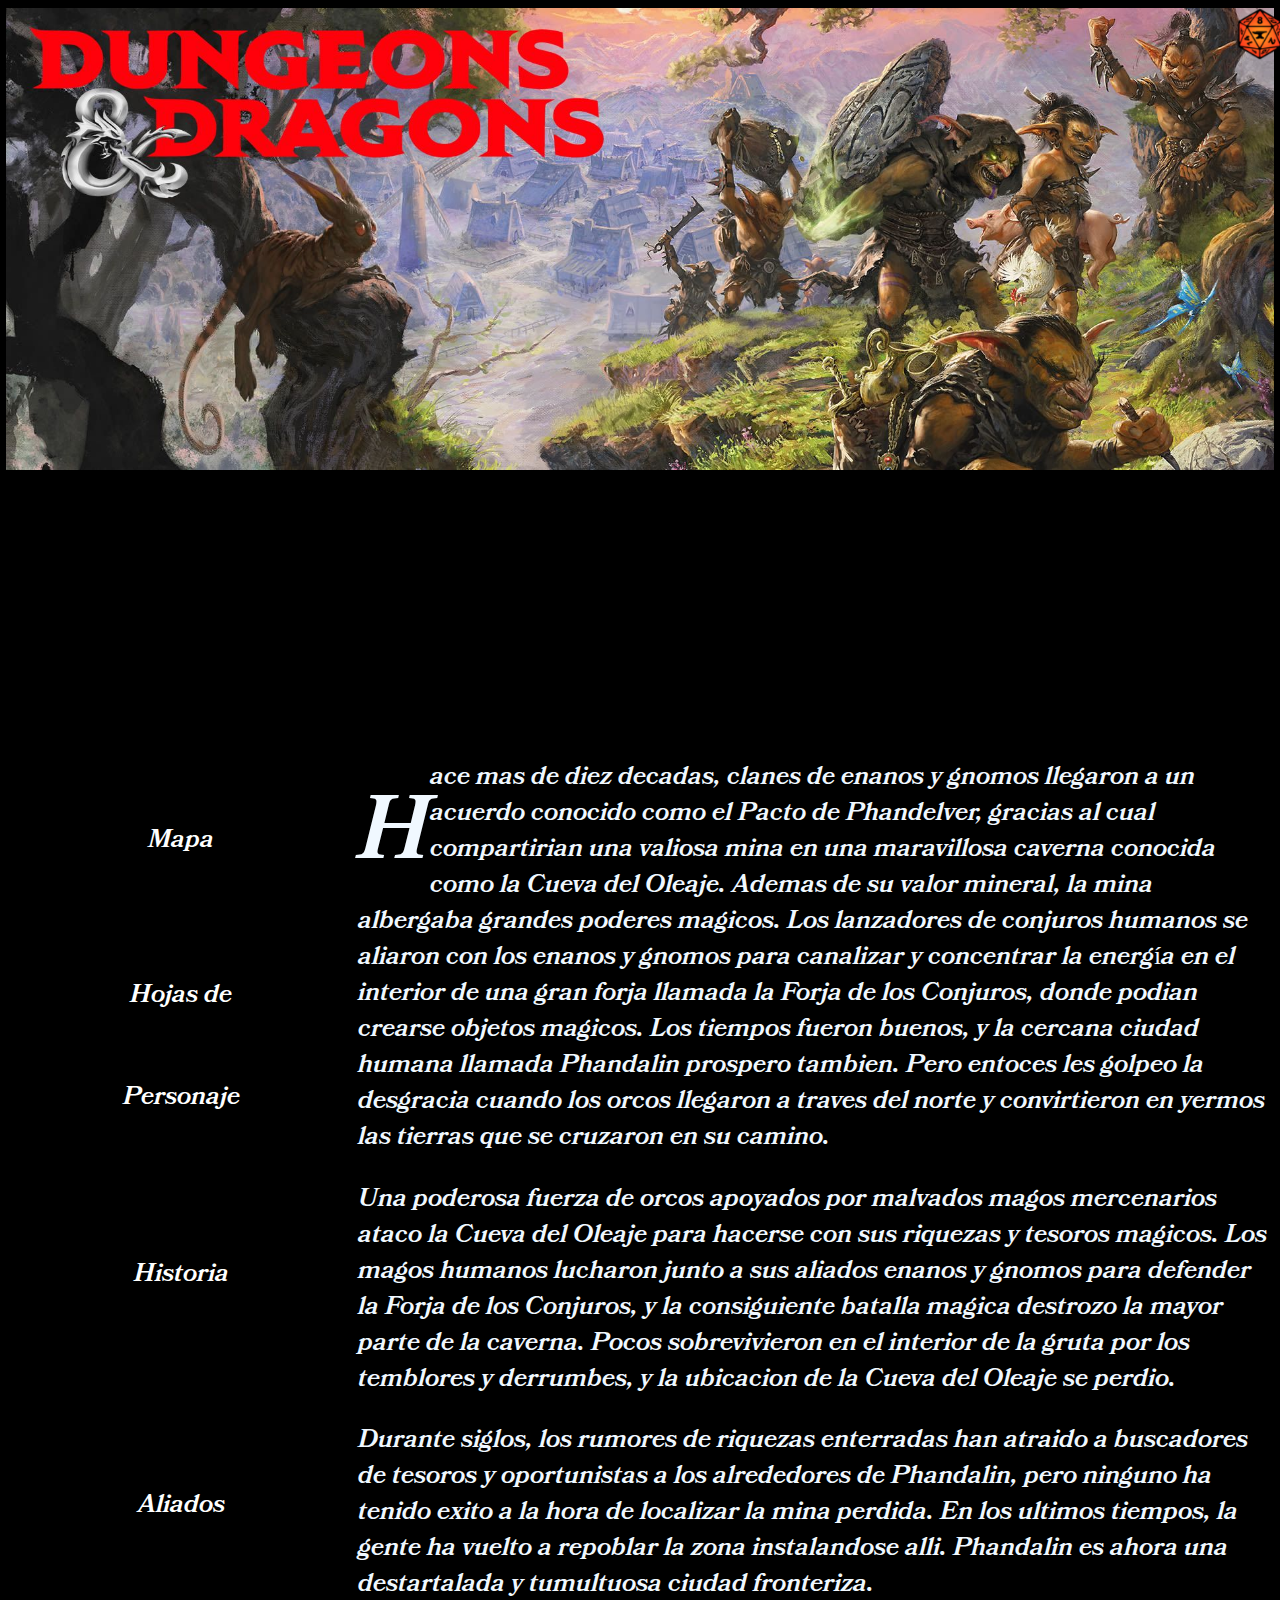
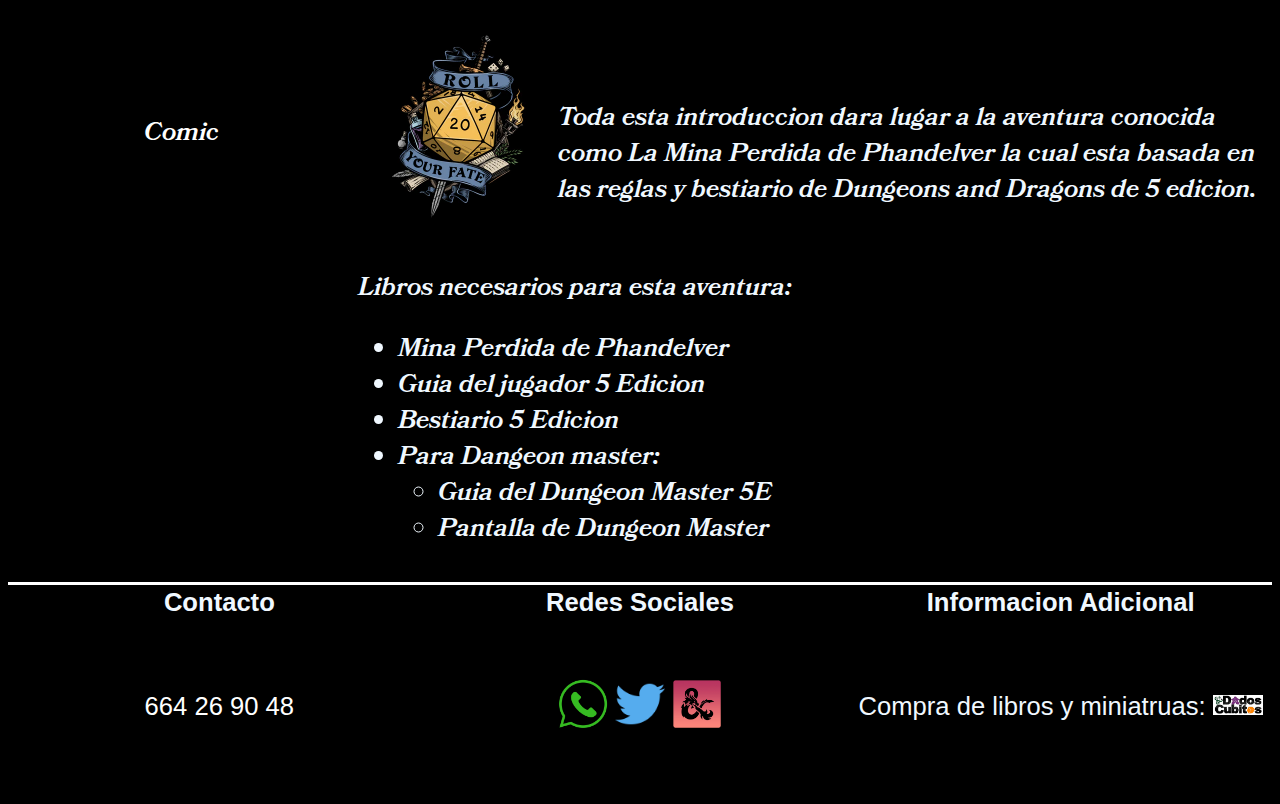
<file: index.html>
<!DOCTYPE html>
<html lang="es">
<head>
    <meta charset="UTF-8">
    <meta name="viewport" content="width=device-width, initial-scale=1.0">
    <link rel="stylesheet" href="styles.css">
    <title>Principal</title>
</head>
<body>
    <div class="formulario">
        <button class="activador" onclick="login.show()">
            <img src="./imagenes/iconos/login.png" alt="formulario">
        </button>
        <dialog id="login">
            <button class="cruz" onclick="login.close()">
                <img src="./imagenes/iconos/cross.png" alt="cruz">
            </button>
            <form action="" >
                <fieldset class="panel">
                    <legend>Login</legend>
                    <label for="user">Usuario</label>
                    <input type="text" name="user" id="usuario">
                    <br>
                    <label for="pass">Password</label>
                    <input type="password" name="pass" id="password">
                    <br>
                    <button class="submit" type="submit">Login</button>
                </fieldset>
            </form>
        </dialog>
    </div>
    <div class="container">
        <div class="caratula">
            <img src="./imagenes/banner.jpg" alt="Caratula">
        </div>
        <nav class="menu">
            <ul>
                <a href="./pantallas principales/mapa.html" class="mapaLink">
                    <div class="contenedorMapa">
                        <img src="./imagenes/fondos/mapa.jpg" alt="mapita">
                        <li class="textoMapa">Mapa</li>
                    </div>
                </a>

                <a href="./pantallas principales/jugadores.html" class="charLink">
                    <div class="contenedorChar">
                        <img src="./imagenes/fondos/hojaPersonaje.jpg" alt="hojaPersonaje">
                        <li class="textoChar">Hojas de Personaje</li>
                    </div>
                </a>

                <a href="./pantallas principales/historia.html" class="historiaLink">
                    <div class="contendorHistoria">
                        <img src="./imagenes/fondos/historia.webp" alt="historia">
                        <li class="textoHistoria">Historia</li>
                    </div>
                </a>

                <a href="./pantallas principales/aliados.html" class="personajesLink">
                    <div class="contenedorPersonajes">
                        <img src="./imagenes/fondos/npcs.jpg" alt="npcs">
                        <li class="textoPersonajes">Aliados</li>
                    </div>
                </a>
                
                <a href="./pantallas principales/comic.html" class="comicLink">
                    <div class="contendedorComic">
                        <img src="./imagenes/fondos/comic.png" alt="comic">
                        <li class="textoComic">Comic</li>
                    </div>
                </a>
            </ul>
        </nav>
        
        <div class="cuerpo">
            <main>
                <p class="introduccion">
                    Hace mas de diez decadas, clanes de enanos y gnomos llegaron a un acuerdo conocido como el 
                    Pacto de Phandelver, gracias al cual compartirian una valiosa mina en una maravillosa caverna conocida como la 
                    Cueva del Oleaje. Ademas de su valor mineral, la mina albergaba grandes poderes magicos. Los lanzadores de conjuros 
                    humanos se aliaron con los enanos y gnomos para canalizar y concentrar la energía en el interior de una gran forja 
                    llamada la Forja de los Conjuros, donde podian crearse objetos magicos. Los tiempos fueron buenos, y la cercana ciudad 
                    humana llamada Phandalin prospero tambien. Pero entoces les golpeo la desgracia cuando los orcos llegaron a traves 
                    del norte y convirtieron en yermos las tierras que se cruzaron en su camino.
                </p>
                <p class="introduccion">
                    Una poderosa fuerza de orcos apoyados por malvados magos mercenarios ataco la Cueva del Oleaje para hacerse 
                    con sus riquezas y tesoros magicos. Los magos humanos lucharon junto a sus aliados enanos y gnomos para defender 
                    la Forja de los Conjuros, y la consiguiente batalla magica destrozo la mayor parte de la caverna. 
                    Pocos sobrevivieron en el interior de la gruta por los temblores y derrumbes, y la ubicacion de la 
                    Cueva del Oleaje se perdio.
                </p>
                <p class="introduccion">
                    Durante siglos, los rumores de riquezas enterradas han atraido a buscadores de tesoros 
                    y oportunistas a los alrededores de Phandalin, pero ninguno ha tenido exito a la hora de localizar la mina 
                    perdida. En los ultimos tiempos, la gente ha vuelto a repoblar la zona instalandose alli. Phandalin es ahora 
                    una destartalada y tumultuosa ciudad fronteriza.
                </p>
                <p class="introduccion">
                    <img src="./imagenes/iconos/d20.webp" alt="dado"><br><br>
                    Toda esta introduccion dara lugar a la aventura conocida como <i>La Mina Perdida de Phandelver</i> la cual esta
                    basada en las reglas y bestiario de Dungeons and Dragons de 5 edicion.
                </p class="introduccion"><br>
                    Libros necesarios para esta aventura:
                    <ul>
                        <li>Mina Perdida de Phandelver</li>
                        <li>Guia del jugador 5 Edicion</li>
                        <li>Bestiario 5 Edicion</li>
                        <li>Para Dangeon master:
                            <ul>
                                <li>Guia del Dungeon Master 5E</li>
                                <li>Pantalla de Dungeon Master</li>
                            </ul>
                        </li>
                    </ul>
                <p>
                </p>
            </main>
        </div>
        <footer class="foot">
            <table>
                <thead>
                    <th>Contacto</th>
                    <th>Redes Sociales</th>
                    <th>Informacion Adicional</th>
                </thead>
                <tr>
                    <td><a href="tel: +34664269048">664 26 90 48</a></td>
                    <td>
                        <img src="./imagenes/iconos/whatsapp.png" alt="Whatsapp">
                        <img src="./imagenes/iconos/twitter.webp" alt="twitter">
                        <a href="https://www.dndbeyond.com/" target="_blank">
                            <img src="./imagenes/iconos/beyond.webp" alt="D&D">
                        </a>
                    </td>
                    <td>
                        Compra de libros y miniatruas: 
                        <a href="https://www.dadosycubitos.es/tienda/Juegos-de-Rol-c142334005" target="_blank"><img src="./imagenes/iconos/dados y cubitos.jpg" alt="D&C"></a>
                    </td>
                </tr>
            </table>
        </footer>
    </div>    
</body>
</html>
</file>
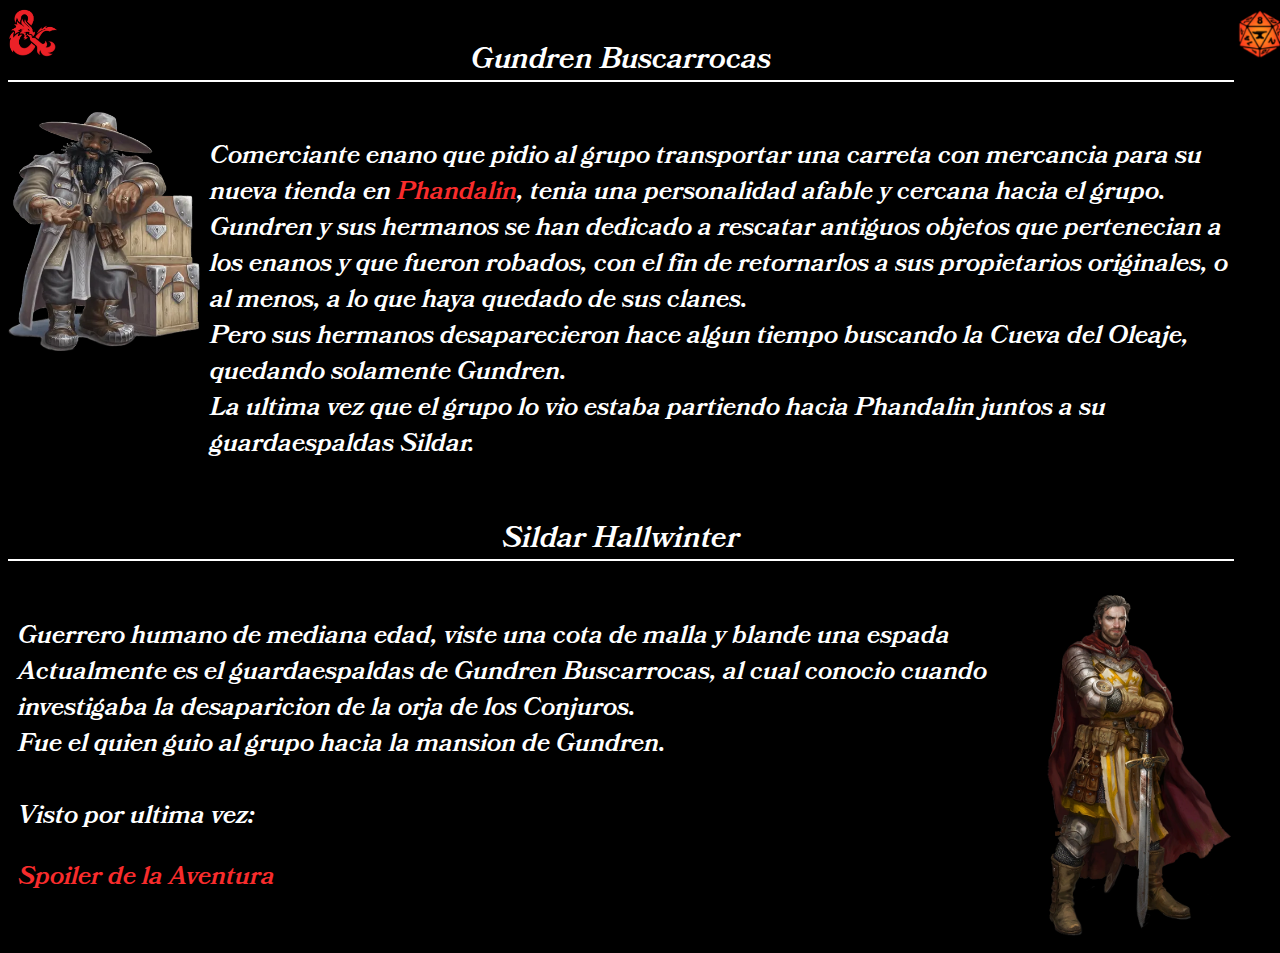
<file: pantallas principales/aliados.html>
<!DOCTYPE html>
<html lang="en">
<head>
    <meta charset="UTF-8">
    <meta name="viewport" content="width=device-width, initial-scale=1.0">
    <link rel="stylesheet" href="../styles.css">
    <title>Aliados</title>
</head>
<body>
    <div class="vuelta">
        <a href="../index.html">
            <img src="../imagenes/iconos/volver.png" alt="volver">
        </a>
    </div>
    <div class="formulario">
        <button class="activador" onclick="login.show()">
            <img src="../imagenes/iconos/login.png" alt="formulario">
        </button>
        <dialog id="login">
            <button class="cruz" onclick="login.close()">
                <img src="../imagenes/iconos/cross.png" alt="cruz">
            </button>
            <form action="" >
                <fieldset class="panel">
                    <legend>Login</legend>
                    <label for="user">Usuario</label>
                    <input type="text" name="user" id="usuario">
                    <br>
                    <label for="pass">Password</label>
                    <input type="password" name="pass" id="password">
                    <br>
                    <button class="submit" type="submit">Login</button>
                </fieldset>
            </form>
        </dialog>
    </div>
    <div class="aliado gundren">
        <h3>Gundren Buscarrocas</h3>
        <img src="../imagenes/tokens/personajes/npcs/Gundren-rockseeker.webp" alt="gundren">
        <p>Comerciante enano que pidio al grupo transportar una carreta con mercancia para su nueva tienda
            en <a href="../pantallas principales/Lugares/phandalin.html" target="_blank">Phandalin</a>, 
            tenia una personalidad afable y cercana hacia el grupo.
            <br>
            Gundren y sus hermanos se han dedicado a rescatar antiguos objetos que pertenecian a los enanos 
            y que fueron robados, con el fin de retornarlos a sus propietarios originales, o al menos, 
            a lo que haya quedado de sus clanes.
            <br>
            Pero sus hermanos desaparecieron hace algun tiempo buscando la Cueva del Oleaje, quedando solamente Gundren.
            <br>
            La ultima vez que el grupo lo vio estaba partiendo hacia Phandalin juntos a su guardaespaldas Sildar.
        </p>
    </div>

    <div class="aliado sildar">
        <h3>Sildar Hallwinter</h3>
        <img src="../imagenes/tokens/personajes/npcs/Sildar_Hallwinter.webp" alt="sildar">
        <p>Guerrero humano de mediana edad, viste una cota de malla y blande una espada
            Actualmente es el guardaespaldas de Gundren Buscarrocas, al cual conocio cuando
            investigaba la desaparicion de la <i>orja de los Conjuros</i>.
            <br>
            Fue el quien guio al grupo hacia la mansion de Gundren.
            <br>
            <br>
            Visto por ultima vez: 
            <details>
                <summary>Spoiler de la Aventura</summary>
                <p>En el escondite Cragmaw donde era prisionero de Yemik, el lider goblin, tras la emboscada en el camino</p>
            </details> 
        </p>
    </div>

</body>
</html>
</file>
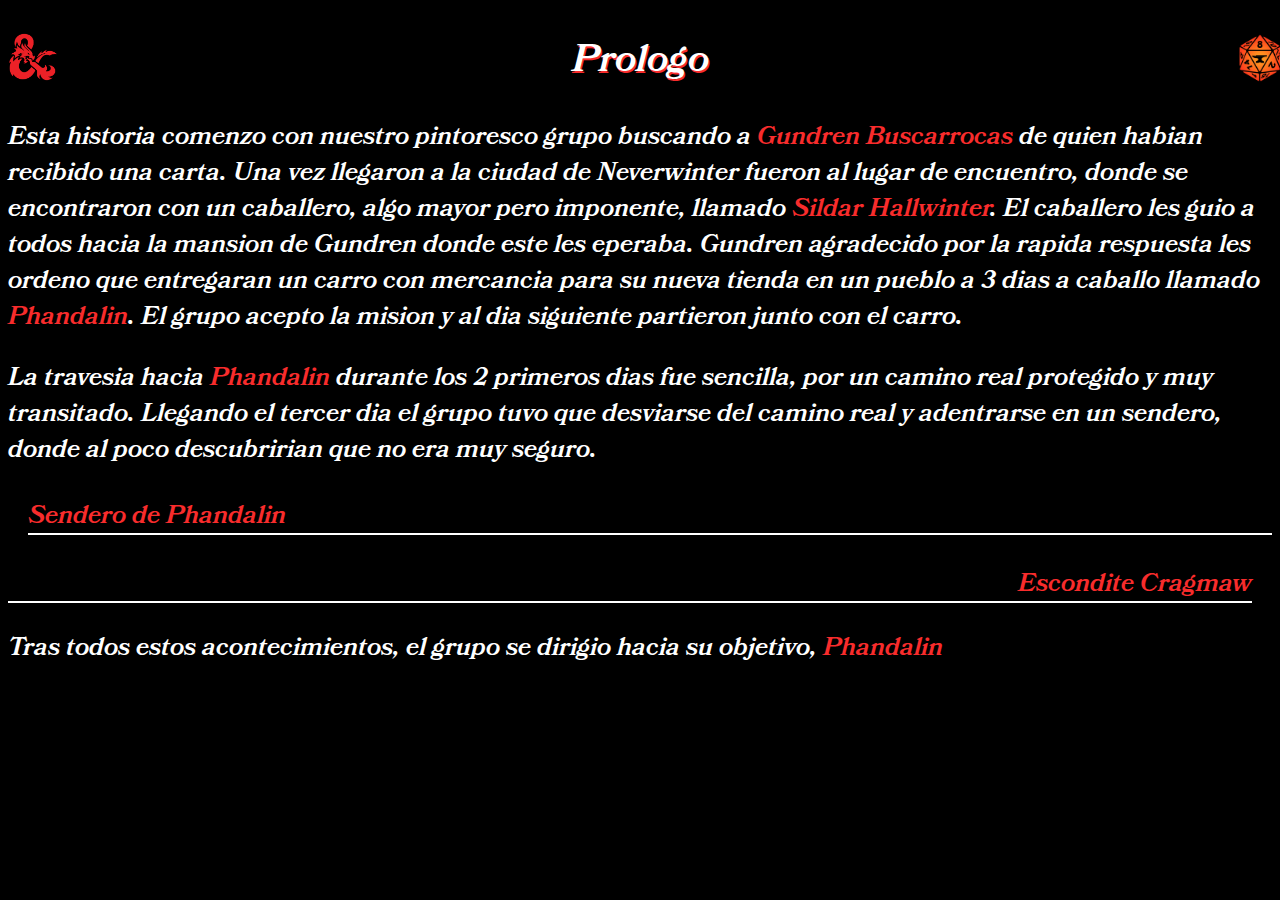
<file: pantallas principales/historia.html>
<!DOCTYPE html>
<html lang="en">
<head>
    <meta charset="UTF-8">
    <meta name="viewport" content="width=device-width, initial-scale=1.0">
    <link rel="stylesheet" href="../styles.css">
    <title>Historia</title>
</head>
<body>
    <div class="vuelta">
        <a href="../index.html">
            <img src="../imagenes/iconos/volver.png" alt="volver">
        </a>
    </div>
    <div class="formulario">
        <button class="activador" onclick="login.show()">
            <img src="../imagenes/iconos/login.png" alt="formulario">
        </button>
        <dialog id="login">
            <button class="cruz" onclick="login.close()">
                <img src="../imagenes/iconos/cross.png" alt="cruz">
            </button>
            <form action="" >
                <fieldset class="panel">
                    <legend>Login</legend>
                    <label for="user">Usuario</label>
                    <input type="text" name="user" id="usuario">
                    <br>
                    <label for="pass">Password</label>
                    <input type="password" name="pass" id="password">
                    <br>
                    <button class="submit" type="submit">Login</button>
                </fieldset>
            </form>
        </dialog>
    </div>
    <h2 class="titulo">Prologo</h2>
    <div class="prologo">
        <p>
            Esta historia comenzo con nuestro pintoresco grupo buscando a <a href="./aliados.html" target="_blank">Gundren Buscarrocas</a> de quien habian recibido una carta.
            Una vez llegaron a la ciudad de <i>Neverwinter</i> fueron al lugar de encuentro, donde se encontraron con un caballero, algo mayor pero imponente, llamado <a href="./aliados.html" target="_blank">Sildar Hallwinter</a>.
            El caballero les guio a todos hacia la mansion de Gundren donde este les eperaba. Gundren agradecido por la rapida respuesta les ordeno que entregaran un carro con mercancia
            para su nueva tienda en un pueblo a 3 dias a caballo llamado 
            <a href="./Lugares/phandalin.html" target="_blank">Phandalin</a>.
             El grupo acepto la mision y al dia siguiente partieron junto con el carro.
        </p>
        <p>
           La travesia hacia <a href="./Lugares/phandalin.html" target="_blank">Phandalin</a> durante los 2 primeros dias fue sencilla, por un camino real protegido y muy transitado. Llegando el tercer dia el
           grupo tuvo que desviarse del camino real y adentrarse en un sendero, donde al poco descubririan que no era muy seguro.
        </p>
        <div class="spoiler sendero">
            <details>
                <summary class="spoilerIzq">Sendero de Phandalin</summary>
                <p>
                    El grupo se percato que poco delante de ellos habia tenido lugar una batalla, de la cual solo quedan los cadaveres de unos caballos. Tras acercarse a investigar con cuidado
                    descubrieron que los caballos eran de Gundren y Sildar. Avanzaron un poco mas y se dieron cuenta de que no estaban solos, unos goblins estaban esperandoles para tenderles a ellos
                    tambien una emboscada. El grupo al darse cuenta de esto sorprendieron a los goblins y acabaron con ellos, pero no habia rastro ni de Sildar ni de Gundren.
                    <br><br>
                    <i>Para ver la ubicacion de los enemigos: <a href="../pantallas principales/Lugares/batalla.html" target="_blank"><b>Emboscada</b></a></i>
                </p>
            </details>
        </div>
        <div class="spoiler Cueva">
            <details>
                <summary class="spoilerDer">Escondite Cragmaw</summary>
                <p>
                    El grupo tras eliminar a los goblins, se dieron cuenta de que entre la maleza habia dos rastros.
                    Decidieron ir unos pocos a investigar y, tras un tiempo adentrandose en el bosque, encontraron una caverna.
                    Esta caverna estaba siendo usada por los goblins como guarida. El grupo se reunio y tras mucho sopesarlo decidieron 
                    asaltar la cueva a ver si alli es donde tenian prisioneros a Gundren y a Sildar.
                    <br><br>
                    <i>Para ver la ubicacion de los enemigos <a href="../pantallas principales/Lugares/cueva.html" target="_blank">Escondite Cragmaw</a></i>
                </p>
            </details>
        </div>
        <p>Tras todos estos acontecimientos, el grupo se dirigio hacia su objetivo, <a href="../pantallas principales/Lugares/phandalin.html" target="_blank"><i>Phandalin</i></a></p>
    </div>
</body>
</html>
</file>
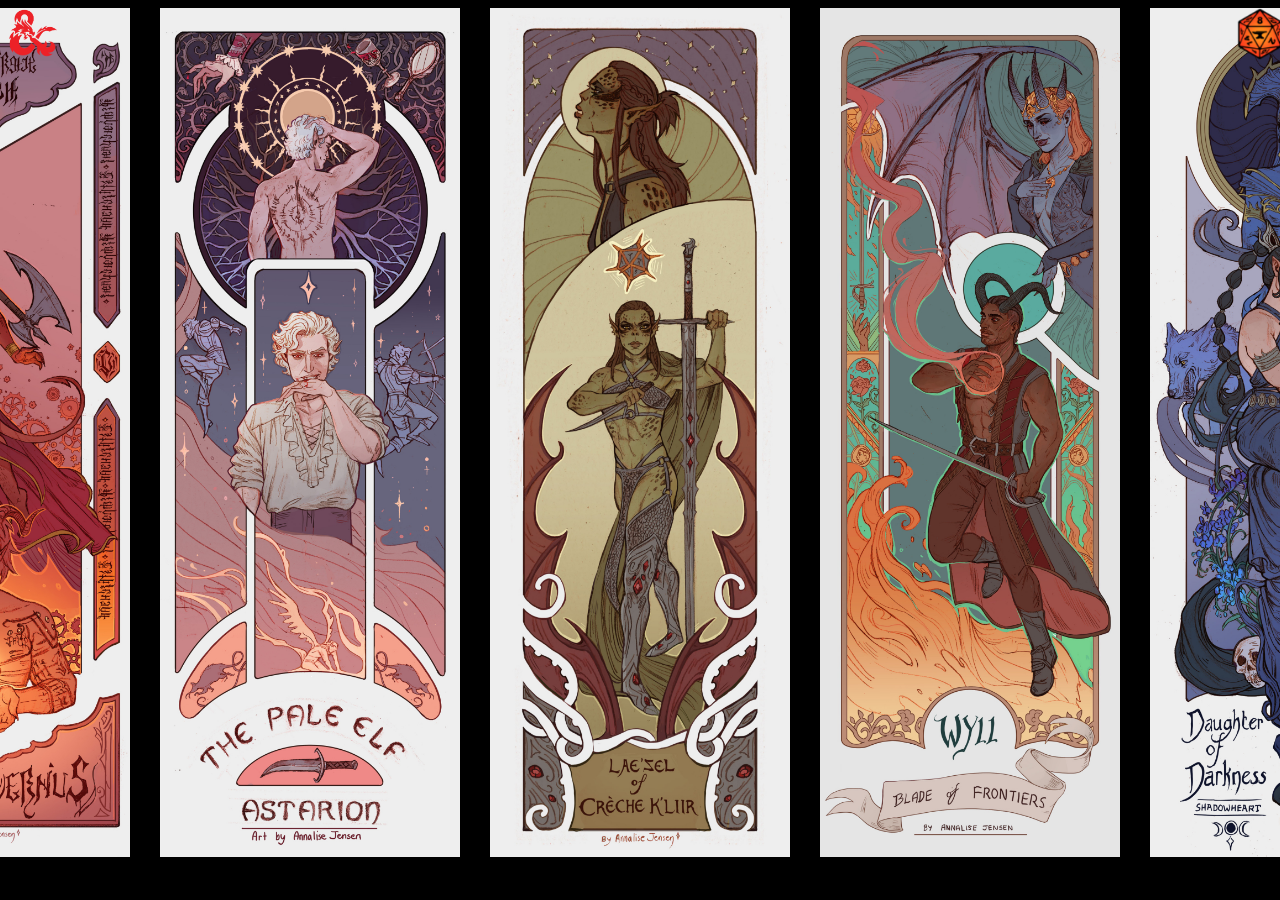
<file: pantallas principales/jugadores.html>
<!DOCTYPE html>
<html lang="en">
<head>
    <meta charset="UTF-8">
    <meta name="viewport" content="width=device-width, initial-scale=1.0">
    <link rel="stylesheet" href="../styles.css">
    <title>Jugadores</title>
</head>
<body>
    <div class="vuelta">
        <a href="../index.html">
            <img src="../imagenes/iconos/volver.png" alt="volver">
        </a>
    </div>
    <div class="formulario">
        <button class="activador" onclick="login.show()">
            <img src="../imagenes/iconos/login.png" alt="formulario">
        </button>
        <dialog id="login">
            <button class="cruz" onclick="login.close()">
                <img src="../imagenes/iconos/cross.png" alt="cruz">
            </button>
            <form action="" >
                <fieldset class="panel">
                    <legend>Login</legend>
                    <label for="user">Usuario</label>
                    <input type="text" name="user" id="usuario">
                    <br>
                    <label for="pass">Password</label>
                    <input type="password" name="pass" id="password">
                    <br>
                    <button class="submit" type="submit">Login</button>
                </fieldset>
            </form>
        </dialog>
    </div>
    <div class="hojas">
        <div calss="hoja astarion">
            <a href="../hojas/paginas/astarion.html">
                <img src="../imagenes/tokens/personajes/astarion.jpg" alt="Astarion">
            </a>
        </div>
        <div class="hoja karlach">
            <a href="../hojas/paginas/karlach.html">
                <img src="../imagenes/tokens/personajes/karlach.jpg" alt="Karlach">
            </a>
        </div>
        <div class="hoja laezel">
            <a href="../hojas/paginas/laezel.html">
                <img src="../imagenes/tokens/personajes/lae'zel.jpg" alt="Laezel">
            </a>
        </div>
        <div class="hoja shadowheart">
            <a href="../hojas/paginas/shadowheart.html">
                <img src="../imagenes/tokens/personajes/shadow.jpg" alt="Shadowheart">
            </a>
        </div>
        <div class="hoja wyll">
            <a href="../hojas/paginas/wyll.html">
                <img src="../imagenes/tokens/personajes/wyll.jpg" alt="Wyll">
            </a>
        </div>
    </div>
</body>
</html>
</file>
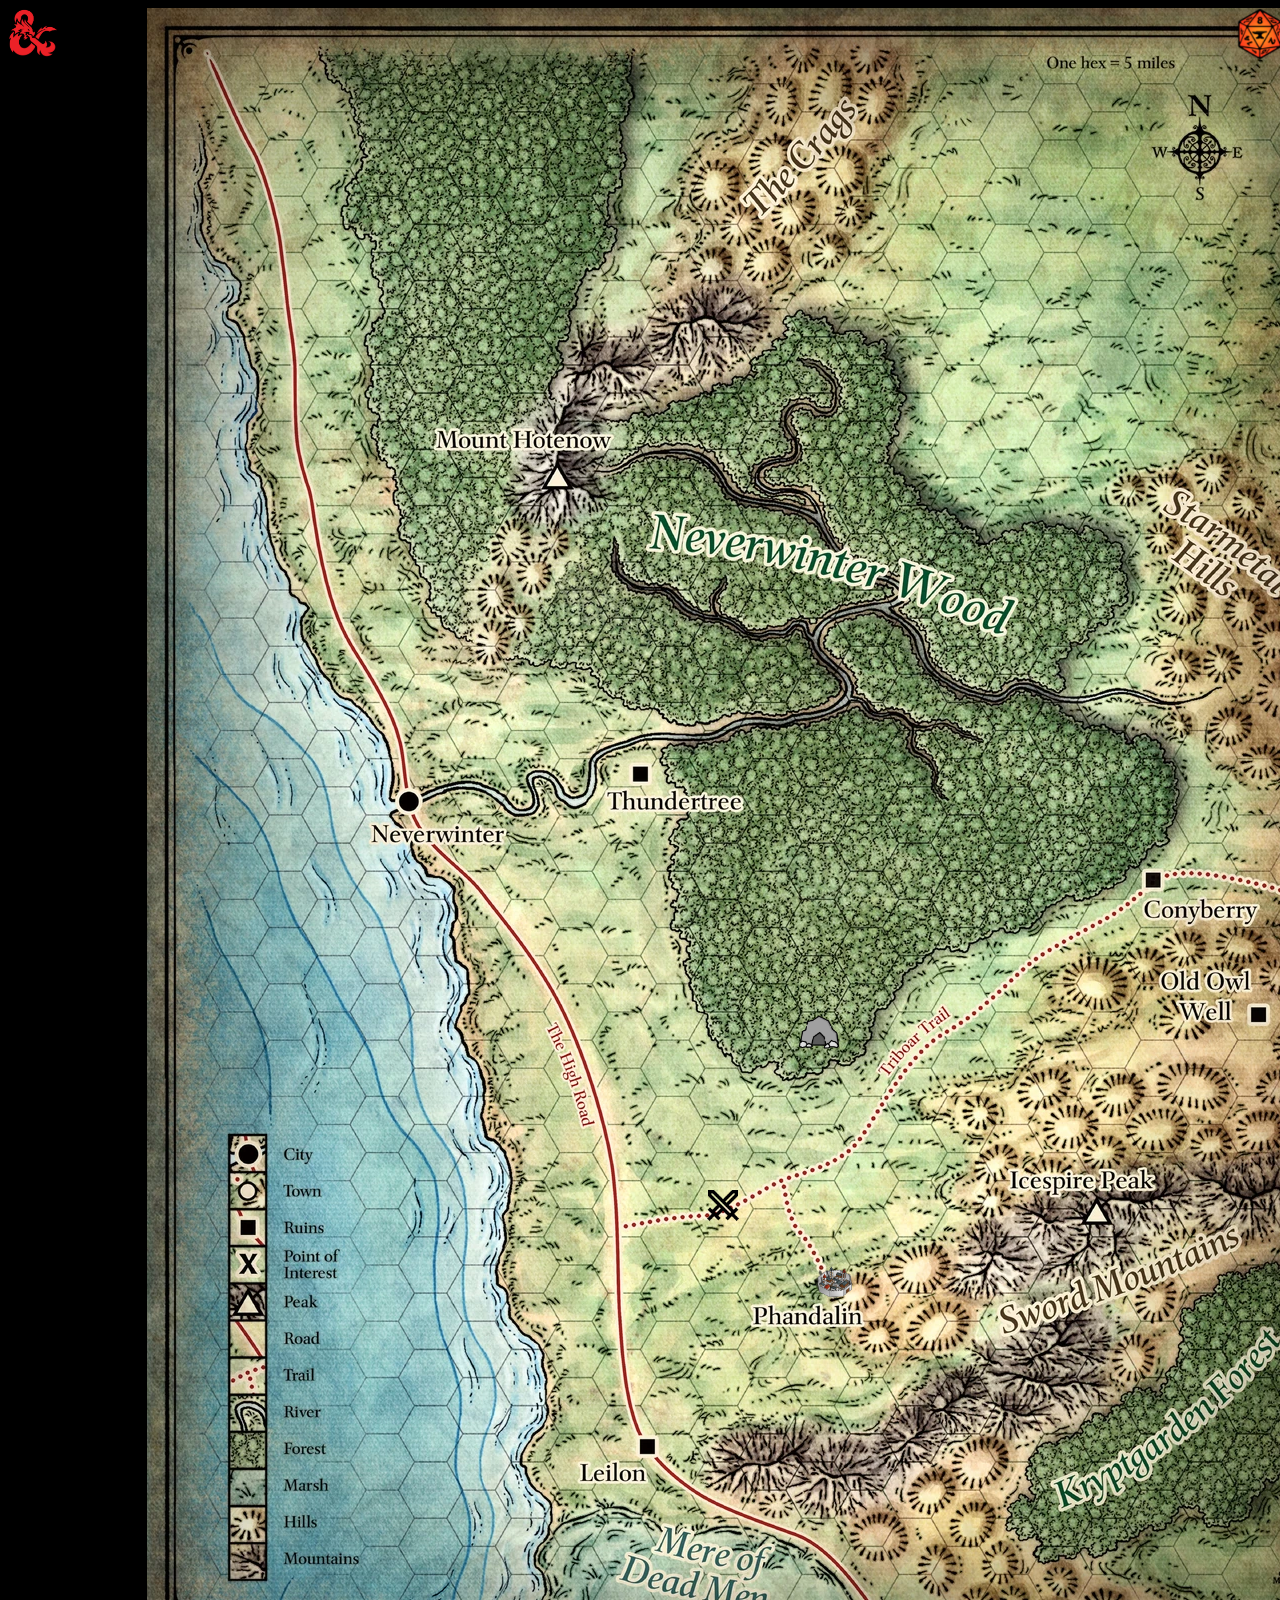
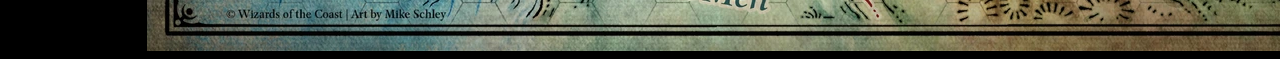
<file: pantallas principales/mapa.html>
<!DOCTYPE html>
<html lang="es">
<head>
    <meta charset="UTF-8">
    <meta name="viewport" content="width=device-width, initial-scale=1.0">
    <link rel="stylesheet" href="../styles.css">
    <title>Mapa Costa de la Espada</title>
</head>
<body>
    <div class="vuelta">
        <a href="../index.html">
            <img src="../imagenes/iconos/volver.png" alt="volver">
        </a>
    </div>
    <div class="formulario">
        <button class="activador" onclick="login.show()">
            <img src="../imagenes/iconos/login.png" alt="formulario">
        </button>
        <dialog id="login">
            <button class="cruz" onclick="login.close()">
                <img src="../imagenes/iconos/cross.png" alt="cruz">
            </button>
            <form action="" >
                <fieldset class="panel">
                    <legend>Login</legend>
                    <label for="user">Usuario</label>
                    <input type="text" name="user" id="usuario">
                    <br>
                    <label for="pass">Password</label>
                    <input type="password" name="pass" id="password">
                    <br>
                    <button class="submit" type="submit">Login</button>
                </fieldset>
            </form>
        </dialog>
    </div>
    <div class="mapa">
        <img src="../imagenes/mapas/mapa.webp" alt="CostaEspada" id="fondo">
        <a href="./Lugares/batalla.html" id="batalla">
            <img src="../imagenes/iconos/batalla.png" alt="batalla">
        </a>
        <a href="./Lugares/cueva.html" id="cueva">
            <img src="../imagenes/iconos/cueva.png" alt="cueva">
        </a>
        <a href="./Lugares/phandalin.html" id="ciudad">
            <img src="../imagenes/iconos/ciudad.png" alt="ciudad">
        </a>
    </div>
</body>
</html>
</file>
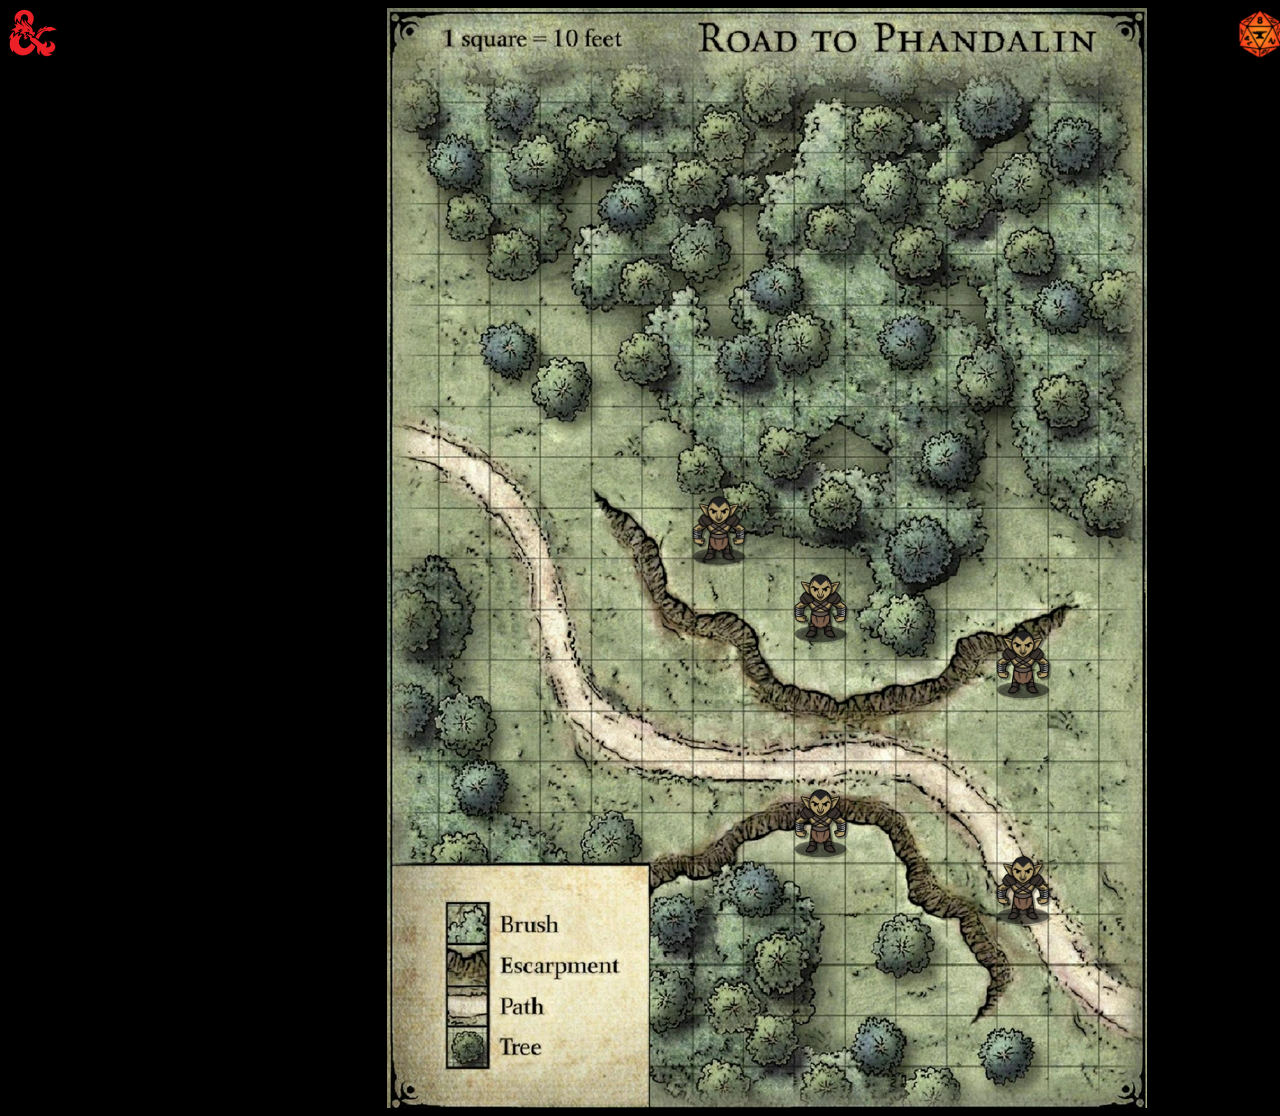
<file: pantallas principales/Lugares/batalla.html>
<!DOCTYPE html>
<html lang="es">
<head>
    <meta charset="UTF-8">
    <meta name="viewport" content="width=device-width, initial-scale=1.0">
    <title>Document</title>
    <link rel="stylesheet" href="../../styles.css">
</head>
<body>
    <div class="vuelta">
        <a href="../mapa.html">
            <img src="../../imagenes/iconos/volver.png" alt="volver">
        </a>
    </div>
    <div class="formulario">
        <button class="activador" onclick="login.show()">
            <img src="../../imagenes/iconos/login.png" alt="formulario">
        </button>
        <dialog id="login">
            <button class="cruz" onclick="login.close()">
                <img src="../../imagenes/iconos/cross.png" alt="cruz">
            </button>
            <form action="" >
                <fieldset class="panel">
                    <legend>Login</legend>
                    <label for="user">Usuario</label>
                    <input type="text" name="user" id="usuario">
                    <br>
                    <label for="pass">Password</label>
                    <input type="password" name="pass" id="password">
                    <br>
                    <button class="submit" type="submit">Login</button>
                </fieldset>
            </form>
        </dialog>
    </div>
    <div class="emboscada">
        <img src="../../imagenes/mapas/emboscada.webp" alt="mapaEmboscada" id="emboscada">
        <a href="https://nivel20.com/games/dnd-5/creatures/190-goblin" class="batalla go1" target="_blank">
            <img src="../../imagenes/tokens/enemigos/goblin.png" alt="goblin" class="token">
        </a>
        <a href="https://nivel20.com/games/dnd-5/creatures/190-goblin" class="batalla go2" target="_blank">
            <img src="../../imagenes/tokens/enemigos/goblin.png" alt="goblin" class="token">
        </a>
        <a href="https://nivel20.com/games/dnd-5/creatures/190-goblin" class="batalla go3" target="_blank">
            <img src="../../imagenes/tokens/enemigos/goblin.png" alt="goblin" class="token">
        </a>
        <a href="https://nivel20.com/games/dnd-5/creatures/190-goblin" class="batalla go4" target="_blank">
            <img src="../../imagenes/tokens/enemigos/goblin.png" alt="goblin" class="token">
        </a>
        <a href="https://nivel20.com/games/dnd-5/creatures/190-goblin" class="batalla go5" target="_blank">
            <img src="../../imagenes/tokens/enemigos/goblin.png" alt="goblin" class="token">
        </a>
    </div>
    
    
</body>
</html>
</file>
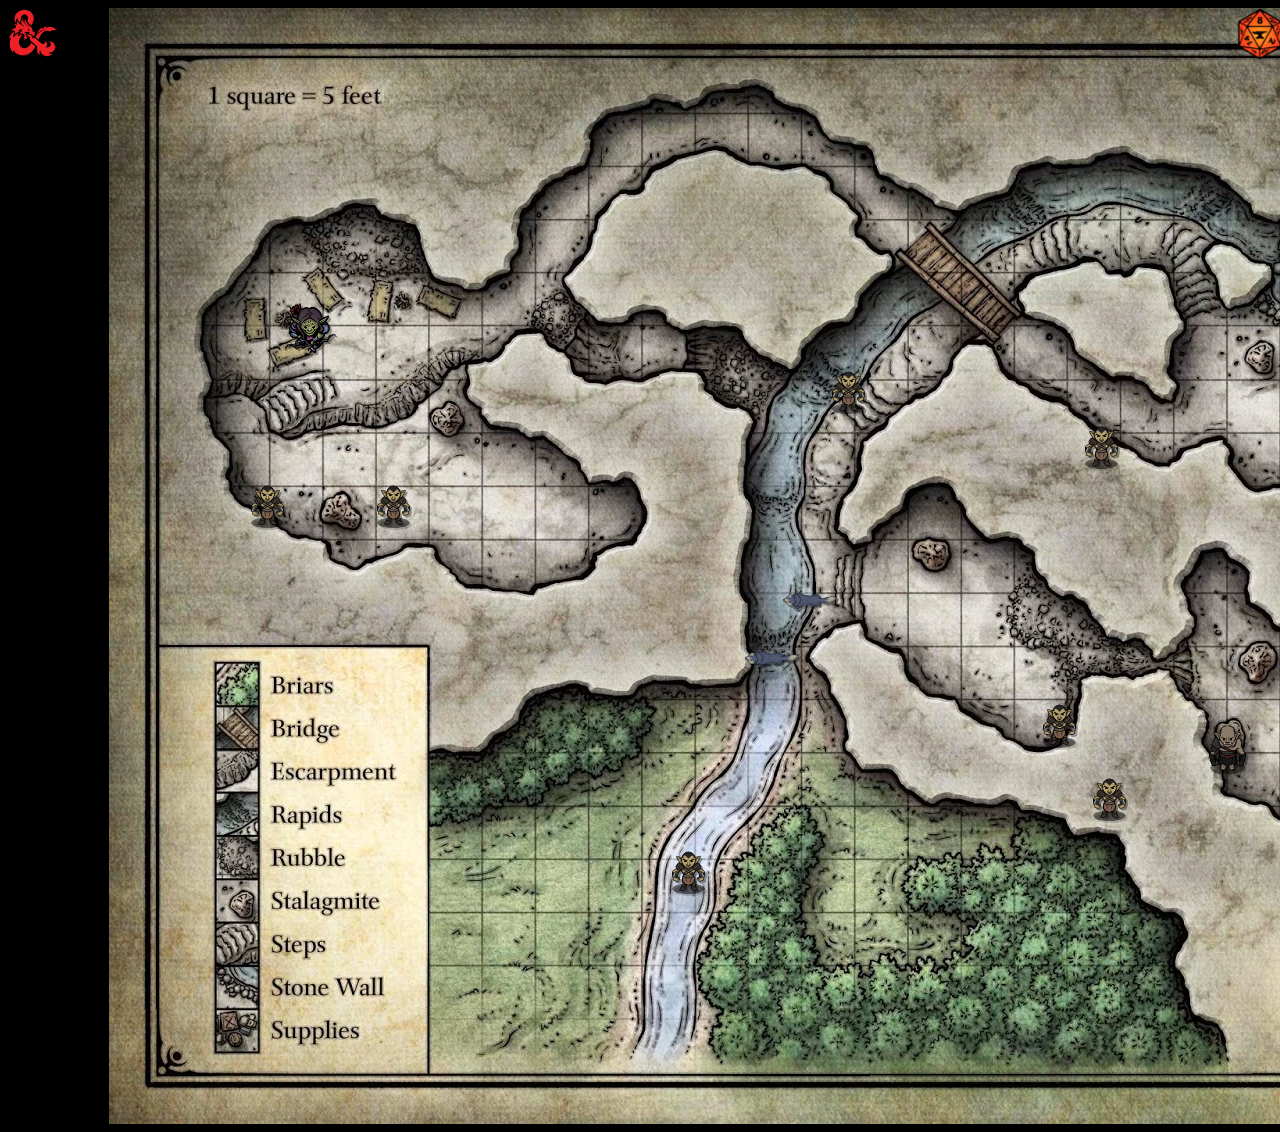
<file: pantallas principales/Lugares/cueva.html>
<!DOCTYPE html>
<html lang="es">
<head>
    <meta charset="UTF-8">
    <meta name="viewport" content="width=device-width, initial-scale=1.0">
    <link rel="stylesheet" href="../../styles.css">
    <title>Escondite de Cragmaw</title>
</head>
<body>
    <div class="vuelta">
        <a href="../mapa.html">
            <img src="../../imagenes/iconos/volver.png" alt="volver">
        </a>
    </div>
    <div class="formulario">
        <button class="activador" onclick="login.show()">
            <img src="../../imagenes/iconos/login.png" alt="formulario">
        </button>
        <dialog id="login">
            <button class="cruz" onclick="login.close()">
                <img src="../../imagenes/iconos/cross.png" alt="cruz">
            </button>
            <form action="" >
                <fieldset class="panel">
                    <legend>Login</legend>
                    <label for="user">Usuario</label>
                    <input type="text" name="user" id="usuario">
                    <br>
                    <label for="pass">Password</label>
                    <input type="password" name="pass" id="password">
                    <br>
                    <button class="submit" type="submit">Login</button>
                </fieldset>
            </form>
        </dialog>
    </div>
    <div class="mapaCueva">
        <img src="../../imagenes/mapas/cueva.webp" alt="cueva" id="cuevaFondo">
        <a href="https://nivel20.com/games/dnd-5/creatures/190-goblin" class="cueva g1" target="_blank">
            <img src="../../imagenes/tokens/enemigos/goblin.png" alt="goblin">
        </a>
        <a href="https://nivel20.com/games/dnd-5/creatures/190-goblin" class="cueva g2" target="_blank">
            <img src="../../imagenes/tokens/enemigos/goblin.png" alt="goblin">
        </a>
        <a href="https://nivel20.com/games/dnd-5/creatures/190-goblin" class="cueva g3" target="_blank">
            <img src="../../imagenes/tokens/enemigos/yenik.png" alt="goblin">
        </a>
        <a href="https://nivel20.com/games/dnd-5/creatures/190-goblin" class="cueva g4" target="_blank">
            <img src="../../imagenes/tokens/enemigos/goblin.png" alt="goblin">
        </a>
        <a href="https://nivel20.com/games/dnd-5/creatures/190-goblin" class="cueva g5" target="_blank">
            <img src="../../imagenes/tokens/enemigos/goblin.png" alt="goblin">
        </a>
        <a href="https://nivel20.com/games/dnd-5/creatures/190-goblin" class="cueva g6" target="_blank">
            <img src="../../imagenes/tokens/enemigos/goblin.png" alt="goblin">
        </a>
        <a href="https://nivel20.com/games/dnd-5/creatures/190-goblin" class="cueva g7" target="_blank">
            <img src="../../imagenes/tokens/enemigos/goblin.png" alt="goblin">
        </a>
        <a href="https://nivel20.com/games/dnd-5/creatures/190-goblin" class="cueva g8" target="_blank">
            <img src="../../imagenes/tokens/enemigos/goblin.png" alt="goblin">
        </a>
        <a href="https://nivel20.com/games/dnd-5/creatures/255-lobo" class="cueva l1" target="_blank">
            <img src="../../imagenes/tokens/enemigos/lobo.png" alt="lobo">
        </a>
        <a href="https://nivel20.com/games/dnd-5/creatures/255-lobo" class="cueva l2" target="_blank">
            <img src="../../imagenes/tokens/enemigos/lobo.png" alt="lobo">
        </a>
        <a href="https://nivel20.com/games/dnd-5/creatures/162-osgo" class="cueva o1" target="_blank">
            <img src="../../imagenes/tokens/enemigos/osgo.png" alt="osgo">
        </a>
    </div>
</body>
</html>
</file>
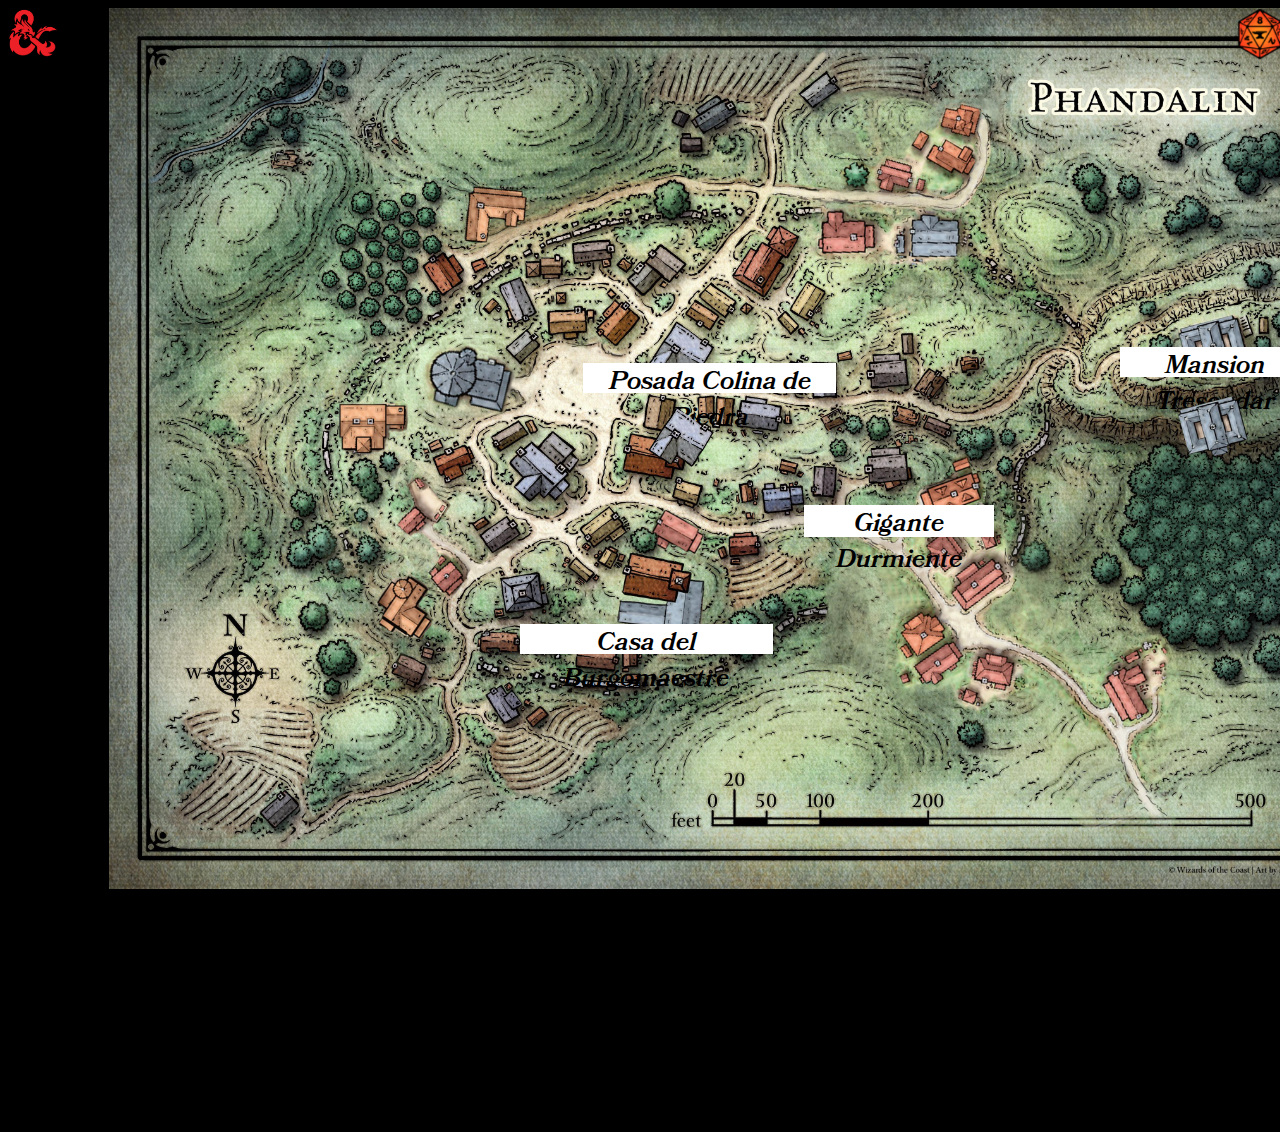
<file: pantallas principales/Lugares/phandalin.html>
<!DOCTYPE html>
<html lang="en">
<head>
    <meta charset="UTF-8">
    <meta name="viewport" content="width=device-width, initial-scale=1.0">
    <link rel="stylesheet" href="../../styles.css">
    <title>Phandalin</title>
</head>
<body>
    <div class="vuelta">
        <a href="../mapa.html">
            <img src="../../imagenes/iconos/volver.png" alt="volver">
        </a>
    </div>
    <div class="formulario">
        <button class="activador" onclick="login.show()">
            <img src="../../imagenes/iconos/login.png" alt="formulario">
        </button>
        <dialog id="login">
            <button class="cruz" onclick="login.close()">
                <img src="../../imagenes/iconos/cross.png" alt="cruz">
            </button>
            <form action="" >
                <fieldset class="panel">
                    <legend>Login</legend>
                    <label for="user">Usuario</label>
                    <input type="text" name="user" id="usuario">
                    <br>
                    <label for="pass">Password</label>
                    <input type="password" name="pass" id="password">
                    <br>
                    <button class="submit" type="submit">Login</button>
                </fieldset>
            </form>
        </dialog>
    </div>
    <div class="phandalin">
        <img src="../../imagenes/mapas/phandalin.jpg" alt="phandalin" class="phandalinMap">
        <p class="leyendaMansion">Mansion Tresendar</p>
        <p class="leyendaGigante">Gigante Durmiente</p>
        <p class="leyendaPosada">Posada Colina de Piedra</p>
        <p class="leyendaAyto">Casa del Burgomaestre</p>
        <div class=" edificio ayto">
            <img src="../../imagenes/iconos/ayto.png" alt="ayuntamiento">
            <p class="descripcionAyto">Edificio de gobierno de Phandalin, tambien actua como calabozo.
                <br>Burgomaestre: <i>Harbin Wester</i>
            </p>
        </div>
        <div class="edificio mansion">
            <img src="../../imagenes/iconos/mansion.png" alt="mansion">
            <p class="descripcionMansion">Mansion abandonada y destartalada a las afueras del pueblo.</p>
        </div>
        <div class="edificio gigante">
            <img src="../../imagenes/iconos/gigante.png" alt="gigante">
            <p class="descripcionGigante">Sucia y peligrosa Taberna frecuentada por la Marca Roja.
                <br>Regente: <i>Grisa</i>
            </p>
        </div>
        <div class="edificio posada">
            <img src="../../imagenes/iconos/posada.png" alt="posada">
            <p class="descripcionPosada">Modesta y agradable posada.
                <br>Propietario: <i>Toblen Stonehill</i>
            </p>
        </div>
        
    </div>
    
</body>
</html>
</file>
<file: styles.css>
@font-face {
    font-family: Dungeons;
    src: url(./fonts/Fontspring-DEMO-bookmania-semibolditalic.otf);
}

body{
    background-color: rgba(0, 0, 0, 1);
    font-family: Dungeons;
    font-size: 1.6em;
}

.container{
    color: aliceblue;
    display: grid;
    position: relative;
    margin: auto;
    grid-template-areas: "caratula caratula"
                         "nav cuerpo"
                         "nav cuerpo"
                         "footer footer";
    
    grid-template-rows: 1fr 1fr 1fr 0.3fr;
    grid-template-columns: 1fr 4fr;
    gap: 10px;
}

/*
*   Caratula
*/

.caratula{
    grid-area: caratula;
    align-self: flex-start;
    justify-self: center;
    z-index: 0;
}

.caratula img{
    max-width: 99vw;
    z-index: -1;
}

/*
*   Menu
*/

.menu{
    grid-area: nav;
    text-align: center;
    top: 2%;
}

.menu ul{
    list-style: none;
    position: relative;
    right:5%;
    line-height: 4em;
}

/*
*   Fondo de Mapa
*/

.contenedorMapa{
    position: relative;
    display: inline-block;
}

.textoMapa{
    position: absolute;
    top: 40%;
    left: 50%;
    transform: translate(-50%, -50%);
    transition: 0.2s ease-in;
}

.contenedorMapa img{
    width: 300px;
    transform: translate(-500px, 0);
    transition: 0.2s ease-in;
}

.mapaLink:hover img{
    transform: translate(0px, 0);
    transition: 0.25s ease-out;
}

.mapaLink:hover li{
    transition: 0.3s ease-out;
    color: black;
}

/*
*   Fondo de Hojas de Personajes
*/

.contenedorChar{
    position: relative;
    display: inline-block;
}

.textoChar{
    position: absolute;
    top: 40%;
    left: 50%;
    transform: translate(-50%, -50%);
    transition: 0.2s ease-in;
}

.contenedorChar img{
    width: 300px;
    transform: translate(-500px, 0);
    transition: 0.2s ease-in;
}

.charLink:hover img{
    transform: translate(0px, 0);
    transition: 0.25s ease-out;
}

.charLink:hover li{
    transition: 0.3s ease-out;
    color: black;
}

/*
*   Fondo de Historia
*/

.contendorHistoria{
    position: relative;
    display: inline-block;
}

.textoHistoria{
    position: absolute;
    top: 40%;
    left: 50%;
    transform: translate(-50%, -50%);
    transition: 0.2s ease-in;
}

.contendorHistoria img{
    width: 300px;
    transform: translate(-500px, 0);
    transition: 0.2s ease-in;
}

.historiaLink:hover img{
    transform: translate(0px, 0);
    transition: 0.25s ease-out;
}

.historiaLink:hover li{
    transition: 0.3s ease-out;
    color: black;
}

/*
*   Fondo de Personajes
*/

.contenedorPersonajes{
    position: relative;
    display: inline-block;
}

.textoPersonajes{
    position: absolute;
    top: 40%;
    left: 50%;
    transform: translate(-50%, -50%);
    transition: 0.2s ease-in;
}

.contenedorPersonajes img{
    width: 300px;
    transform: translate(-500px, 0);
    transition: 0.2s ease-in;
}

.personajesLink:hover img{
    transform: translate(0px, 0);
    transition: 0.25s ease-out;
}

.personajesLink:hover li{
    transition: 0.3s ease-out;
    color: black;
}

/*
*   Fondo del Comic
*/

.contendedorComic{
    position: relative;
    display: inline-block;
}

.textoComic{
    position: absolute;
    top: 40%;
    left: 50%;
    transform: translate(-50%, -50%);
    transition: 0.2s ease-in;
}

.contendedorComic img{
    width: 300px;
    transform: translate(-500px, 0);
    transition: 0.2s ease-in;
}

.comicLink:hover img{
    transform: translate(-10px, 0);
    transition: 0.25s ease-out;
}

.comicLink:hover li{
    transition: 0.3s ease-out;
    color: black;
}

/* ---Fin de los fondos--- */

.cuerpo{
    grid-area: cuerpo;
    display: inline-block;
}

.introduccion:first-child:first-letter{
    float: left;
    font-size: 3.5em;
    margin-top: 0.1em;
}

a:link{
    text-decoration: none;
    color: #fff;
}

a:visited{
    text-decoration: none;
    color: #fff;
}

a:hover{
    text-decoration: none;
    color: #fff;
}

.introduccion img{
    float: left;
    width: 200px;
}

/*
*   Footer
*/

.foot{
    font-family: sans-serif;
    grid-area: footer;
    display: flex;
    justify-content: center;
}

.foot table{
    border-top: 3px solid #fff;
    width: 100%;
    text-align: center;
    position: relative;
}

.foot table td,th{
    width: 20%;
}

.foot img{
    width: 50px;
}

/*                          *
*                           *
*-----------MAPA------------*
*                           *
*                           */

.mapa{
    position: relative;
    left: 11%;
    display: grid;
    grid-template-columns: repeat(30, 1fr);
    grid-template-rows: repeat(40,1fr);
    max-width: 1200px;
    max-height: 1643px;
}

#fondo{
    grid-area: 1 / 1 / 41 / 31;
    z-index: 0;
}

#batalla{
    grid-area: 30/15/31/16;
    z-index: 2;
}

#batalla img{
    width: 100%;
    position: relative;
    top: -5%;
    left: -10%;
}

#cueva{
    grid-area: 26/17/27/18;
    z-index: 2;
}

#cueva img{
    width: 100%;
    position: relative;
    top: -10%;
    right: -30%;
}

#ciudad{
    grid-area: 32/18/33/19;
    z-index: 2;
}

#ciudad img{
    width: 100%;
    position: relative;
    top: -35%;
    left: -35%;
}

/*                          *
*                           *
*---------EMBOSCADA---------*
*                           *
*                           */

.emboscada{
    position: relative;
    left: 30%;
    display: grid;
    grid-template-columns: repeat(15,1fr);
    grid-template-rows: repeat(21,1fr);
    max-width: 760px;
    max-height: 1100px;
}

#emboscada{
    grid-area: 1/1/22/16;
    z-index: 0;
}

.go1{
    grid-area: 12/8/13/9;
    z-index: 2;
}

.go1 img{
    width: 200%;
    position: relative;
    top: 20%;
    left: 55%;
}

.go2{
    grid-area: 11/6/12/7;
    z-index: 2;
}

.go2 img{
    width: 200%;
    position: relative;
    top: 50%;
    left: 55%;
}

.go3{
    grid-area: 12/12/13/13;
    z-index: 2;
}

.go3 img{
    width: 200%;
    position: relative;
    top: 70%;
    left: 55%;
}

.go4{
    grid-area: 17/8/18/9;
    z-index: 2;
}

.go4 img{
    width: 200%;
    position: relative;
    top: -40%;
    left: 55%;
}

.go5{
    grid-area: 17/12/18/13;
    z-index: 2;
}
.go5 img{
    width: 200%;
    position: relative;
    top: 20%;
    left: 55%;
}

.batalla{
    filter: drop-shadow(2px 2px rgba(0, 0, 0, 0.363));
    transition: all 0.2s ease-in-out;
}

.batalla:hover img{
    transform: scale(1.3);
}

/*                          *
*                           *
*-----------CUEVA-----------*
*                           *
*                           */

.mapaCueva{
    position: relative;
    left: 8%;
    display: grid;
    grid-template-columns: repeat(30, 1fr);
    grid-template-rows: repeat(21, 1fr);
    max-width: 1600px;
    max-height: 1116px;
}

#cuevaFondo{
    grid-area: 1/1/21/31;
    z-index: 0;
}

.g1{
    grid-area: 11/4/12/5;
    z-index: 2;
}

.g1 img{
    width: 150%;
    position: relative;
}

.g2{
    grid-area: 11/7/12/8;
    z-index: 2;
}

.g2 img{
    width: 150%;
    position: relative;
}

.g3{
    grid-area: 8/5/9/6;
    z-index: 2;
}

.g3 img{
    width: 150%;
    position: relative;
}

.g4{
    grid-area: 8/18/9/19;
    z-index: 2;
}

.g4 img{
    width: 150%;
    position: relative;
    top: 100%;
    left: -20%;
}

.g5{
    grid-area: 10/24/11/25;
    z-index: 2;
}

.g5 img{
    width: 150%;
    position: relative;
    top: 20%;
    left: -20%;
}

.g6{
    grid-area: 14/23/15/24;
    z-index: 2;
}

.g6 img{
    width: 150%;
    position: relative;
    left: -20%;
}

.g7{
    grid-area: 15/24/16/25;
    z-index: 2;
}

.g7 img{
    width: 150%;
    position: relative;
}

.g8{
    grid-area: 16/14/17/15;
    z-index: 2;
}

.g8 img{
    width: 150%;
    position: relative;
}

.l1{
    grid-area: 12/17/13/18;
    z-index: 2;
}

.l1 img{
    width: 150%;
    position: relative;
    top: 20%;
    left: -10%;
}

.l2{
    grid-area: 13/16/14/17;
    z-index: 2;
}

.l2 img{
    width: 150%;
    position: relative;
}

.o1{
    grid-area: 14/27/15/28;
    z-index: 2;
}

.o1 img{
    width: 150%;
    position: relative;
    left: -20%;
    top: 30%;
}

.cueva{
    filter: drop-shadow(2px 2px rgba(0, 0, 0, 0.363));
    transition: all 0.2s ease-in-out;
}

.cueva:hover img{
    transform: scale(1.3);
}

/*                          *
*                           *
*---------Phandalin---------*
*                           *
*                           */

.phandalin{
    position: relative;
    left: 8%;
    display: grid;
    grid-template-columns: repeat(40,1fr);
    grid-template-rows: repeat(30, 1fr);
    max-width: 1600px;
    max-height: 1116px;
}

.phandalinMap{
    grid-area: 1/1/31/41;
    z-index: 0;
    width: 100%;
}

.ayto{
    grid-area: 15/17/17/19;
    z-index: 2;
}

.ayto img{
    width: 110%;
    position: relative;
    top: 20%;
    left: 12%;
}

.descripcionAyto{
    visibility: hidden;
    background-color: #fff;
    border: 2px solid black;
    width: 300px;
    z-index: 3;
}

.ayto:hover p{
    visibility: visible;
}

.mansion{
    grid-area: 11/34/14/38;
    z-index: 2;
}

.mansion img{
    width: 55%;
    position: relative;
    top: 15%;
    left: 21%;
}

.descripcionMansion{
    visibility: hidden;
    background-color: #fff;
    border: 2px solid black;
    width: 300px;
    z-index: 3;
}

.mansion:hover p{
    visibility: visible;
}

.gigante{
    grid-area: 12/25/14/27;
    z-index: 2;
}

.gigante img{
    width: 70%;
    position: relative;
    top: 35%;
    left: -5%;
}

.descripcionGigante{
    visibility: hidden;
    background-color: #fff;
    border: 2px solid black;
    width: 300px;
    z-index: 3;
}

.gigante:hover p{
    visibility: visible;
}

.posada{
    grid-area: 12/18/14/20;
    z-index: 2;
}

.posada img{
    width: 105%;
    position: relative;
    top: -15%;
    left: 2%;
}

.edificio:hover img{
    transform: scale(1.3);
}

.descripcionPosada{
    visibility: hidden;
    background-color: #fff;
    border: 2px solid black;
    width: 350px;
    z-index: 3;
}

.posada:hover p{
    visibility:visible;
}

.leyendaMansion{
    grid-area: 9/33/11/39;
    z-index: 2;
    position: relative;
    top: 30%;
    background-color: #fff;
    height: 30px;
    text-align: center;
}

.leyendaGigante{
    grid-area: 13/23/15/29;
    z-index: 2;
    background-color: #fff;
    height: 32px;
    text-align: center;
    position: relative;
    top: 30%;
}

.leyendaPosada{
    grid-area: 10/16/12/24;
    z-index: 2;
    background-color: #fff;
    height: 30px;
    text-align: center;
}

.leyendaAyto{
    grid-area: 16/14/18/22;
    z-index: 2;
    background-color: #fff;
    height: 30px;
    text-align: center;
    position: relative;
    top: 30%;
}



/*                           *
*                            *
*---------Jugadores----------*
*                            *
*                            */

.hojas{
    display: grid;
    grid-template-areas:"karlach astarion laezel wyll shadowheart";
    grid-template-rows: repeat(1fr,5);
    gap: 30px;
    justify-content: center;
}

.hojas img{
    width: 300px;
}

.karlach{
    grid-area: karlach;
}

.laezel{
    grid-area: laezel;
}

.shadowheart{
    grid-area: shadowheart;
}

.astarion{
    grid-area: astarion;
}

.wyll{
    grid-area: wyll;
}

/*                           *
*                            *
*---------Hoistoria----------*
*                            *
*                            */

.titulo{
    color: #fff;
    text-align: center;
    text-shadow: 1px 2px rgb(248, 44, 44);
}

.prologo{
    color: #fff;
}

.prologo a{
    color: rgb(248, 44, 44);
}

.prologo summary{
    list-style: none;
    color: rgb(248, 44, 44);
    border-bottom: 2px solid #fff;
}

.spoiler{
    margin-top: 30px;
}

.spoilerIzq{
    text-align: left;
    margin-left: 20px;
}

.spoilerDer{
    text-align: right;
    margin-right: 20px;
}

/*                           *
*                            *
*-------Hojas y Comic--------*
*                            *
*                            */

.hojaPersonaje{
    display: flex;
    justify-content: center;
}

.comic{
    display: flex;
    justify-content: center;
}

/*
*   Volver
*/

.vuelta{
    position: fixed;
}

.vuelta img{
    width: 50px;
}

/*
*   Formulario
*/

.activador{
    position: fixed;
    left: 96%;
    z-index: 10;
    background: none;
}

.panel{
    position: fixed;
    left: 87%;
    background-color: #fff;
    border: 3px solid black;
    color: black;
    width: 100px;
    height: 200px;
    z-index: 1;
}

.panel input:focus{
    background-color: rgb(248, 44, 44);
    text-decoration: none;
}

.panel legend{
    background-color: rgb(248, 44, 44);
    border: 3px solid black;
}

.submit{
    position: fixed;
    left: 91.35%;
    margin-top: 10px;
    background-color: rgb(248, 44, 44);
    color: black;
    border: 2px solid black;
}

.formulario img{
    width: 50px;
}

button{
    border: none;
    background: none;
}

.cruz{
    z-index: 30;
    position: fixed;
    left: 95%;
    margin-top: 15px;
}

.cruz img{
    width: 50px;
}

#login{
    background: none;
    border: none;
}

/*                           *
*                            *
*-----------Aliados----------*
*                            *
*                            */

.aliado h3{
    color: #fff;
    text-align: center;
    border-bottom: 2px solid #fff;
}

.aliado img{
    width: 15vw;
}

.aliado p{
    color: #fff;
    margin-left: 10px;
    width: 80vw;
}

.aliado a{
    color: rgb(248, 44, 44);
}

/*
*   Gundren
*/

.gundren{
    display: inline-block;
}

.gundren img{
    float: left;
}

.gundren p{
    float: right;
}

/*
*   Sildar
*/

.sildar{
    display: inline-block;
}

.sildar img{
    float: right;
}

.sildar p{
    float: left;
}

.sildar summary{
    list-style: none;
    color: rgb(248, 44, 44);
    position: relative;
    margin-left: 10px;
}
</file>
